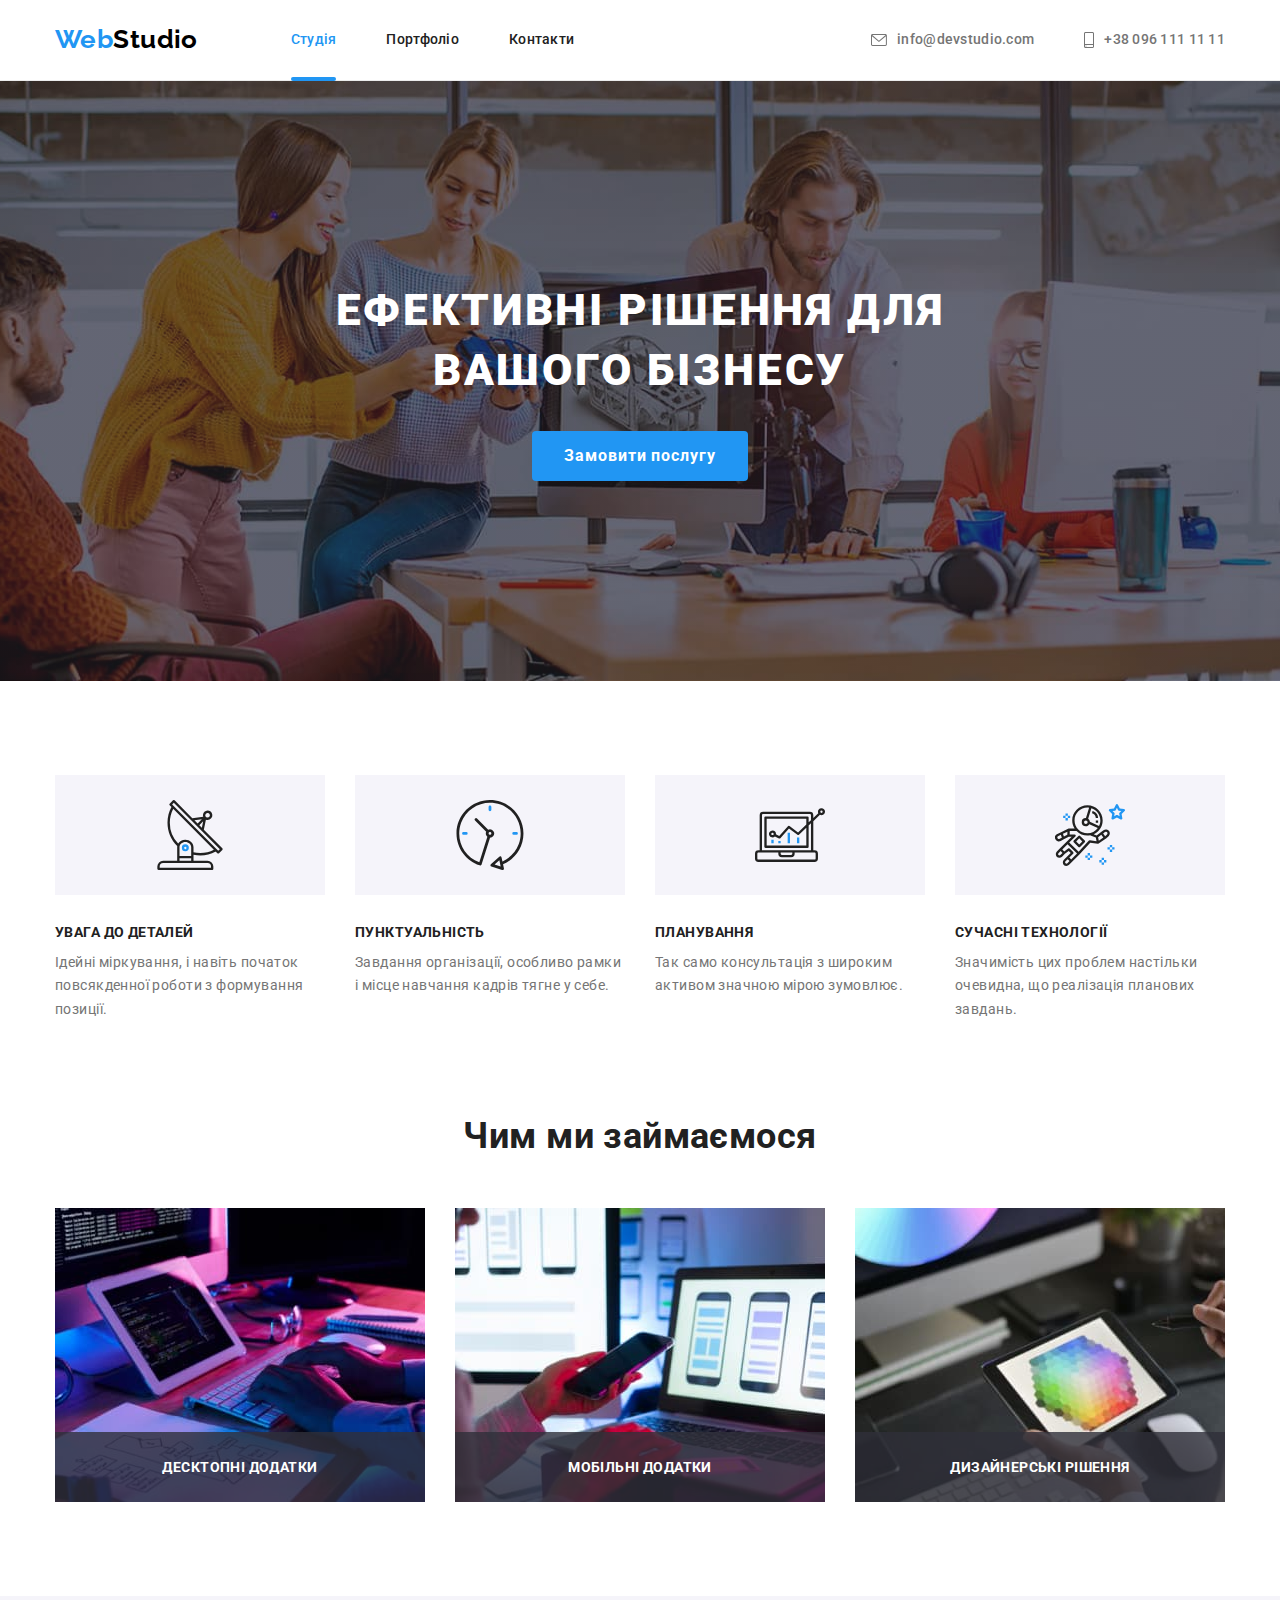
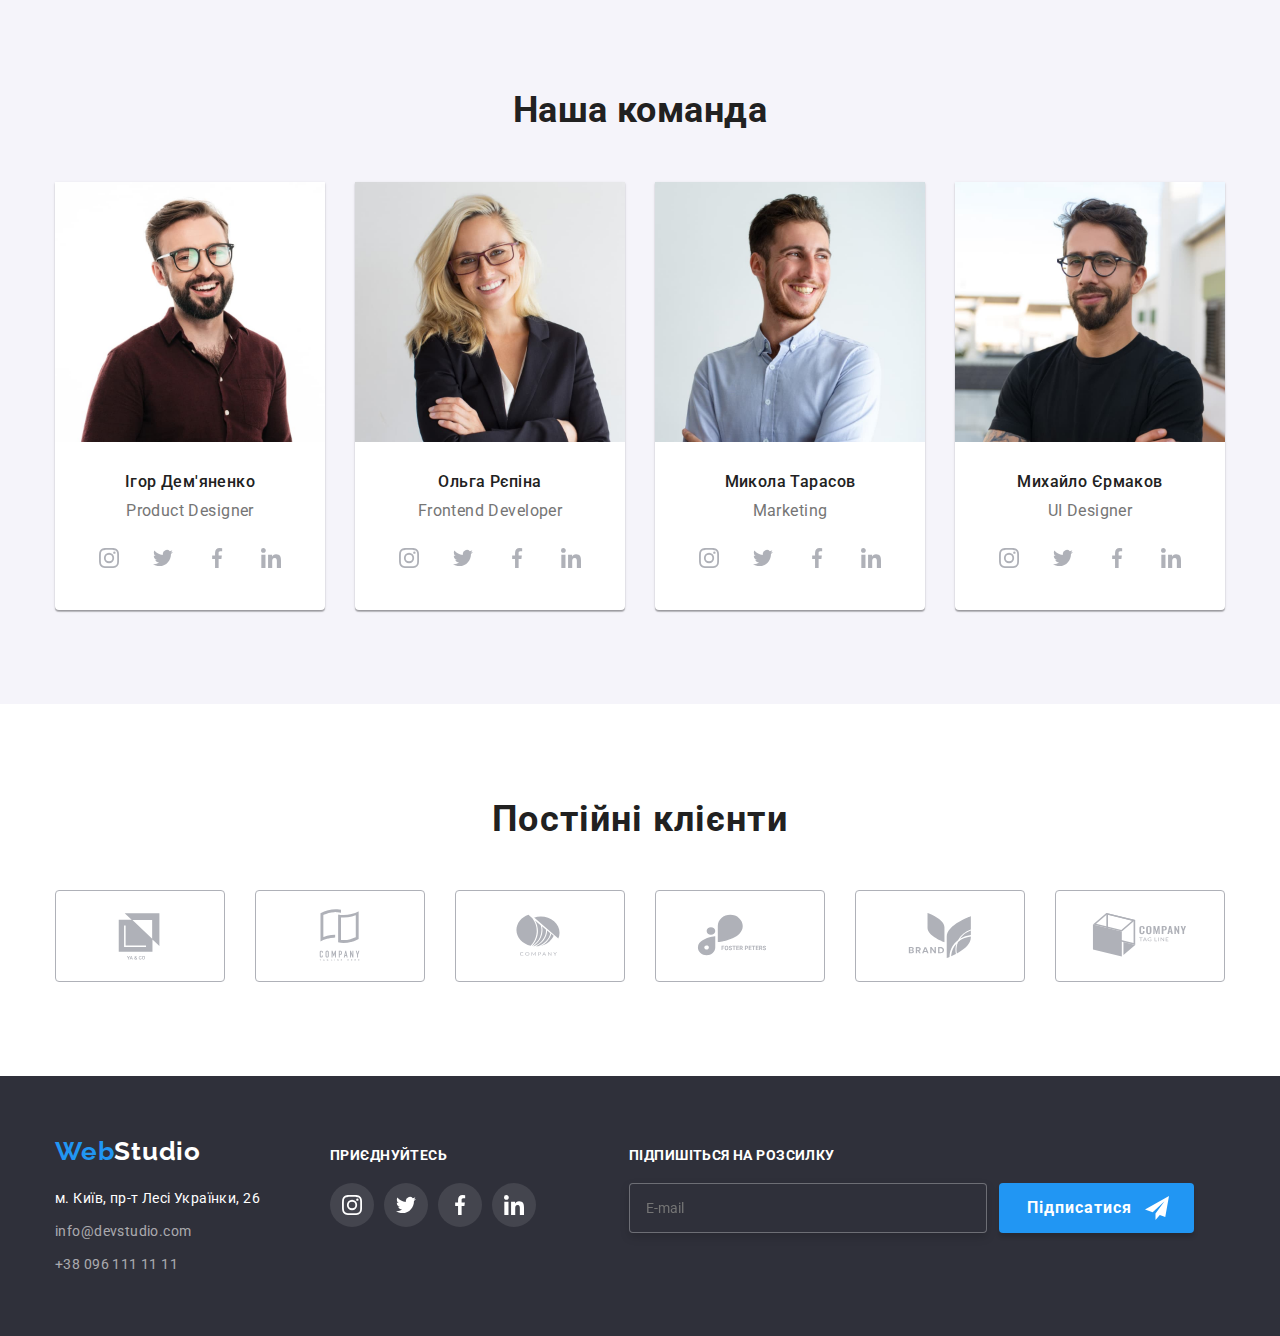
<file: index.html>
<!DOCTYPE html>
<html lang="uk">
  <head>
    <meta charset="UTF-8" />
    <meta http-equiv="X-UA-Compatible" content="IE=edge" />
    <meta name="viewport" content="width=device-width, initial-scale=1.0" />
    <title>WebStudio</title>
    <link
      href="https://fonts.googleapis.com/css2?family=Raleway:wght@700&family=Roboto:wght@400;500;700;900&display=swap"
      rel="stylesheet"
    />
    <link
      rel="stylesheet"
      href="https://cdnjs.cloudflare.com/ajax/libs/modern-normalize/1.1.0/modern-normalize.min.css"
    />
    <link rel="stylesheet" href="./css/styles.css" />
  </head>
  <body>
    <header class="page-header">
      <div class="container main-nav">
        <div class="box main-nav">
          <a class="logo link" href="./index.html"
            >Web<span class="studio">Studio</span></a
          >
          <nav>
            <ul class="site-nav list">
              <li class="item">
                <a class="link current" href="./index.html">Студія</a>
              </li>
              <li class="item">
                <a class="link" href="./portfolio.html">Портфоліо</a>
              </li>
              <li class="item">
                <a class="link" href="#">Контакти</a>
              </li>
            </ul>
          </nav>
        </div>

        <div class="box main-nav">
          <ul class="contacts-list list">
            <li class="item">
              <a href="mailto:info@devstudio.com" class="link">
                <svg class="mail-soc-icon" width="16" height="12">
                  <use href="./images/symbol-defs.svg#icon-envelope"></use>
                </svg>
                info@devstudio.com
              </a>
            </li>
            <li class="item">
              <a href="tel:+380961111111" class="link">
                <svg class="tel-soc-icon" width="10" height="16">
                  <use href="./images/symbol-defs.svg#icon-smartphone"></use>
                </svg>
                +38 096 111 11 11</a
              >
            </li>
          </ul>
        </div>
      </div>
    </header>

    <main>
      <section class="hero">
        <h1 class="hero-title">Ефективні рішення для вашого бізнесу</h1>
        <button data-modal-open type="button" class="modal-btn">
          Замовити послугу
        </button>
      </section>

      <section class="features">
        <div class="container">
          <h2 class="visually-hidden">Наші переваги</h2>
          <ul class="features-list list">
            <li class="item">
              <div class="thumb">
                <svg class="features-icon" width="70" height="70">
                  <use href="./images/symbol-defs.svg#icon-antenna"></use>
                </svg>
              </div>
              <h3 class="title">Увага до деталей</h3>
              <p class="text">
                Ідейні міркування, і навіть початок повсякденної роботи з
                формування позиції.
              </p>
            </li>
            <li class="item">
              <div class="thumb">
                <svg class="features-icon" width="70" height="70">
                  <use href="./images/symbol-defs.svg#icon-clock"></use>
                </svg>
              </div>
              <h3 class="title">Пунктуальність</h3>
              <p class="text">
                Завдання організації, особливо рамки і місце навчання кадрів
                тягне у себе.
              </p>
            </li>
            <li class="item">
              <div class="thumb">
                <svg class="features-icon" width="70" height="70">
                  <use href="./images/symbol-defs.svg#icon-diagram"></use>
                </svg>
              </div>
              <h3 class="title">Планування</h3>
              <p class="text">
                Так само консультація з широким активом значною мірою зумовлює.
              </p>
            </li>
            <li class="item">
              <div class="thumb">
                <svg class="features-icon" width="70" height="70">
                  <use href="./images/symbol-defs.svg#icon-astronaut"></use>
                </svg>
              </div>
              <h3 class="title">Сучасні технології</h3>
              <p class="text">
                Значимість цих проблем настільки очевидна, що реалізація
                планових завдань.
              </p>
            </li>
          </ul>
        </div>
      </section>

      <section class="work">
        <div class="container">
          <h2 class="work-title style-title">Чим ми займаємося</h2>
          <ul class="work-list">
            <li class="work-item list">
              <img
                src="./images/img.jpg"
                alt="Людина набирає текст на клавіатурі"
                width="370"
              />
              <div class="activity-1">
                <p class="activity-text">Десктопні додатки</p>
              </div>
            </li>
            <li class="work-item list">
              <img
                src="./images/img1.jpg"
                alt="Людина працює на ноутбуці"
                width="370"
              />
              <div class="activity-2">
                <p class="activity-text">Мобільні додатки</p>
              </div>
            </li>
            <li class="work-item list">
              <img
                src="./images/img2.jpg"
                alt="Людина працює на планшеті з кольоровою палітрою"
                width="370"
              />
              <div class="activity-3">
                <p class="activity-text">Дизайнерські рішення</p>
              </div>
            </li>
          </ul>
        </div>
      </section>

      <section class="team">
        <div class="container">
          <h2 class="team-title style-title">Наша команда</h2>
          <ul class="team-list">
            <li class="list bcg">
              <img src="./images/man.jpg" alt="Ігор Дем'яненко" width="270" />
              <div class="team-box">
                <h3 class="subtitle-team">Ігор Дем'яненко</h3>
                <p lang="en" class="text">Product Designer</p>
                <ul class="team-soc-list list">
                  <li class="team-soc-item">
                    <a href="" class="team-soc-link"
                      ><svg class="soc-icon" width="20" height="20">
                        <use
                          href="./images/symbol-defs.svg#icon-instagram"
                        ></use>
                      </svg>
                    </a>
                  </li>
                  <li class="team-soc-item">
                    <a href="" class="team-soc-link"
                      ><svg class="soc-icon" width="20" height="20">
                        <use href="./images/symbol-defs.svg#icon-twitter"></use>
                      </svg>
                    </a>
                  </li>
                  <li class="team-soc-item">
                    <a href="" class="team-soc-link"
                      ><svg class="soc-icon" width="20" height="20">
                        <use
                          href="./images/symbol-defs.svg#icon-facebook"
                        ></use>
                      </svg>
                    </a>
                  </li>
                  <li class="team-soc-item">
                    <a href="" class="team-soc-link"
                      ><svg class="soc-icon" width="20" height="20">
                        <use
                          href="./images/symbol-defs.svg#icon-linkedin"
                        ></use>
                      </svg>
                    </a>
                  </li>
                </ul>
              </div>
            </li>
            <li class="list bcg">
              <img src="./images/woman.jpg" alt="Ольга Рєпіна" width="270" />
              <div class="team-box">
                <h3 class="subtitle-team">Ольга Рєпіна</h3>
                <p lang="en" class="text">Frontend Developer</p>
                <ul class="team-soc-list list">
                  <li class="team-soc-item">
                    <a href="" class="team-soc-link"
                      ><svg class="soc-icon" width="20" height="20">
                        <use
                          href="./images/symbol-defs.svg#icon-instagram"
                        ></use>
                      </svg>
                    </a>
                  </li>
                  <li class="team-soc-item">
                    <a href="" class="team-soc-link"
                      ><svg class="soc-icon" width="20" height="20">
                        <use href="./images/symbol-defs.svg#icon-twitter"></use>
                      </svg>
                    </a>
                  </li>
                  <li class="team-soc-item">
                    <a href="" class="team-soc-link"
                      ><svg class="soc-icon" width="20" height="20">
                        <use
                          href="./images/symbol-defs.svg#icon-facebook"
                        ></use>
                      </svg>
                    </a>
                  </li>
                  <li class="team-soc-item">
                    <a href="" class="team-soc-link"
                      ><svg class="soc-icon" width="20" height="20">
                        <use
                          href="./images/symbol-defs.svg#icon-linkedin"
                        ></use>
                      </svg>
                    </a>
                  </li>
                </ul>
              </div>
            </li>
            <li class="list bcg">
              <img src="./images/man1.jpg" alt="Микола Тарасов" width="270" />
              <div class="team-box">
                <h3 class="subtitle-team">Микола Тарасов</h3>
                <p lang="en" class="text">Marketing</p>
                <ul class="team-soc-list list">
                  <li class="team-soc-item">
                    <a href="" class="team-soc-link"
                      ><svg class="soc-icon" width="20" height="20">
                        <use
                          href="./images/symbol-defs.svg#icon-instagram"
                        ></use>
                      </svg>
                    </a>
                  </li>
                  <li class="team-soc-item">
                    <a href="" class="team-soc-link"
                      ><svg class="soc-icon" width="20" height="20">
                        <use href="./images/symbol-defs.svg#icon-twitter"></use>
                      </svg>
                    </a>
                  </li>
                  <li class="team-soc-item">
                    <a href="" class="team-soc-link"
                      ><svg class="soc-icon" width="20" height="20">
                        <use
                          href="./images/symbol-defs.svg#icon-facebook"
                        ></use>
                      </svg>
                    </a>
                  </li>
                  <li class="team-soc-item">
                    <a href="" class="team-soc-link"
                      ><svg class="soc-icon" width="20" height="20">
                        <use
                          href="./images/symbol-defs.svg#icon-linkedin"
                        ></use>
                      </svg>
                    </a>
                  </li>
                </ul>
              </div>
            </li>
            <li class="list bcg">
              <img src="./images/man2.jpg" alt="Михайло Єрмаков" width="270" />
              <div class="team-box">
                <h3 class="subtitle-team">Михайло Єрмаков</h3>
                <p lang="en" class="text">UI Designer</p>
                <ul class="team-soc-list list">
                  <li class="team-soc-item">
                    <a href="" class="team-soc-link"
                      ><svg class="soc-icon" width="20" height="20">
                        <use
                          href="./images/symbol-defs.svg#icon-instagram"
                        ></use>
                      </svg>
                    </a>
                  </li>
                  <li class="team-soc-item">
                    <a href="" class="team-soc-link"
                      ><svg class="soc-icon" width="20" height="20">
                        <use href="./images/symbol-defs.svg#icon-twitter"></use>
                      </svg>
                    </a>
                  </li>
                  <li class="team-soc-item">
                    <a href="" class="team-soc-link"
                      ><svg class="soc-icon" width="20" height="20">
                        <use
                          href="./images/symbol-defs.svg#icon-facebook"
                        ></use>
                      </svg>
                    </a>
                  </li>
                  <li class="team-soc-item">
                    <a href="" class="team-soc-link"
                      ><svg class="soc-icon" width="20" height="20">
                        <use
                          href="./images/symbol-defs.svg#icon-linkedin"
                        ></use>
                      </svg>
                    </a>
                  </li>
                </ul>
              </div>
            </li>
          </ul>
        </div>
      </section>

      <section class="clients">
        <div class="container">
          <h2 class="clients-title">Постійні клієнти</h2>
          <ul class="clients-list list">
            <li class="clients-item">
              <a class="clients-logo-link" href=""
                ><svg class="clients-icon" width="106" height="60">
                  <use href="./images/symbol-defs.svg#icon-Client-2"></use>
                </svg>
              </a>
            </li>
            <li class="clients-item">
              <a class="clients-logo-link" href=""
                ><svg class="clients-icon" width="106" height="60">
                  <use href="./images/symbol-defs.svg#icon-Client-1"></use>
                </svg>
              </a>
            </li>
            <li class="clients-item">
              <a class="clients-logo-link" href=""
                ><svg class="clients-icon" width="106" height="60">
                  <use href="./images/symbol-defs.svg#icon-Client-3"></use>
                </svg>
              </a>
            </li>
            <li class="clients-item">
              <a class="clients-logo-link" href=""
                ><svg class="clients-icon" width="106" height="60">
                  <use href="./images/symbol-defs.svg#icon-Client-4"></use>
                </svg>
              </a>
            </li>
            <li class="clients-item">
              <a class="clients-logo-link" href=""
                ><svg class="clients-icon" width="106" height="60">
                  <use href="./images/symbol-defs.svg#icon-Client-5"></use>
                </svg>
              </a>
            </li>
            <li class="clients-item">
              <a class="clients-logo-link" href=""
                ><svg class="clients-icon" width="106" height="60">
                  <use href="./images/symbol-defs.svg#icon-Client-6"></use>
                </svg>
              </a>
            </li>
          </ul>
        </div>
      </section>
    </main>

    <footer class="footer">
      <div class="container footer-thumb">
        <div class="address-thumb">
          <a href="./index.html" class="logo-footer link"
            >Web<span class="studio">Studio</span></a
          >
          <address>
            <ul class="menu-list">
              <li class="list item">
                <a
                  class="address-link"
                  href="https://goo.gl/maps/z2QzcaadqmwXCN8d9"
                  target="_blank"
                  rel="noopener noreferrer nofollow"
                >
                  м. Київ, пр-т Лесі Українки, 26
                </a>
              </li>
              <li class="list item">
                <a class="link" href="mailto:info@devstudio.com"
                  >info@devstudio.com</a
                >
              </li>
              <li class="list item">
                <a class="link" href="tel:+380961111111">+38 096 111 11 11</a>
              </li>
            </ul>
          </address>
        </div>
        <div class="social-thumb">
          <p class="footer-text">приєднуйтесь</p>
          <ul class="footer-soc-list list">
            <li class="footer-soc-item">
              <a href="" class="footer-soc-link"
                ><svg class="footer-soc-icon" width="20" height="20">
                  <use href="./images/symbol-defs.svg#icon-instagram"></use>
                </svg>
              </a>
            </li>
            <li class="footer-soc-item">
              <a href="" class="footer-soc-link"
                ><svg class="footer-soc-icon" width="20" height="20">
                  <use href="./images/symbol-defs.svg#icon-twitter"></use>
                </svg>
              </a>
            </li>
            <li class="footer-soc-item">
              <a href="" class="footer-soc-link"
                ><svg class="footer-soc-icon" width="20" height="20">
                  <use href="./images/symbol-defs.svg#icon-facebook"></use>
                </svg>
              </a>
            </li>
            <li class="footer-soc-item">
              <a href="" class="footer-soc-link"
                ><svg class="footer-soc-icon" width="20" height="20">
                  <use href="./images/symbol-defs.svg#icon-linkedin"></use>
                </svg>
              </a>
            </li>
          </ul>
        </div>
        <div class="mailing-list-thumb">
          <p class="footer-text">Підпишіться на розсилку</p>
          <form class="form-footer">
            <div class="form-footer-thumb">
              <input
                class="footer-input colortext"
                type="e-mail"
                placeholder="E-mail"
                required
              />
              <button class="btn-footer" type="submit">
                Підписатися
                <svg class="footer-icon-send" width="24" height="24">
                  <use href="./images/icons.svg#icon-send"></use>
                </svg>
              </button>
            </div>
          </form>
        </div>
      </div>
    </footer>
    <div data-modal class="backdrop is-hidden">
      <div class="modal">
        <button data-modal-close type="button" class="btn-close">
          <svg class="modal-close-icon" width="18px" height="18px">
            <use href="./images/symbol-defs.svg#icon-close"></use>
          </svg>
        </button>
        <p class="modal-title">Залиште свої дані, ми вам передзвонимо</p>
        <form class="modal-form">
          <div class="form-field">
            <label class="form-label" for="name">Ім'я</label>
            <input
              type="text"
              class="form-input"
              name="user-name"
              id="name"
              required
            />
            <svg class="form-input-icon" width="18px" height="18px">
              <use href="./images/icons.svg#icon-person-modal"></use>
            </svg>
          </div>

          <div class="form-field">
            <label class="form-label" for="tel">Телефон</label>
            <input
              type="tel"
              class="form-input"
              name="user-tel"
              id="tel"
              required
            />
            <svg class="form-input-icon" width="18px" height="18px">
              <use href="./images/icons.svg#icon-phone-modal"></use>
            </svg>
          </div>

          <div class="form-field">
            <label class="form-label" for="email">Пошта</label>
            <input
              type="email"
              class="form-input"
              name="user-email"
              id="email"
            /><svg class="form-input-icon" width="18px" height="18px">
              <use href="./images/icons.svg#icon-email-modal"></use>
            </svg>
          </div>
          <div class="form-field">
            <label for="user-text" class="form-label">Коментар</label>
            <textarea
              class="form-comment"
              name="user-text"
              id="user-text"
              placeholder="Введіть текст"
            ></textarea>
          </div>

          <div class="form-field-policy">
            <input
              class="checkbox visually-hidden"
              type="checkbox"
              name="policy"
              id="policy"
            />
            <label class="text-checkbox" for="policy"
              ><span
                ><svg class="icon-checked" width="16" height="15">
                  <use href="./images/icons.svg#icon-checked"></use>
                </svg> </span
              >Погоджуюся з розсилкою та приймаю
              <a class="modal-accept">Умови договору</a></label
            >
          </div>

          <button type="submit" class="send-btn">Відправити</button>
        </form>
      </div>
    </div>
    <script src="./js/modal.js"></script>
  </body>
</html>
</file>
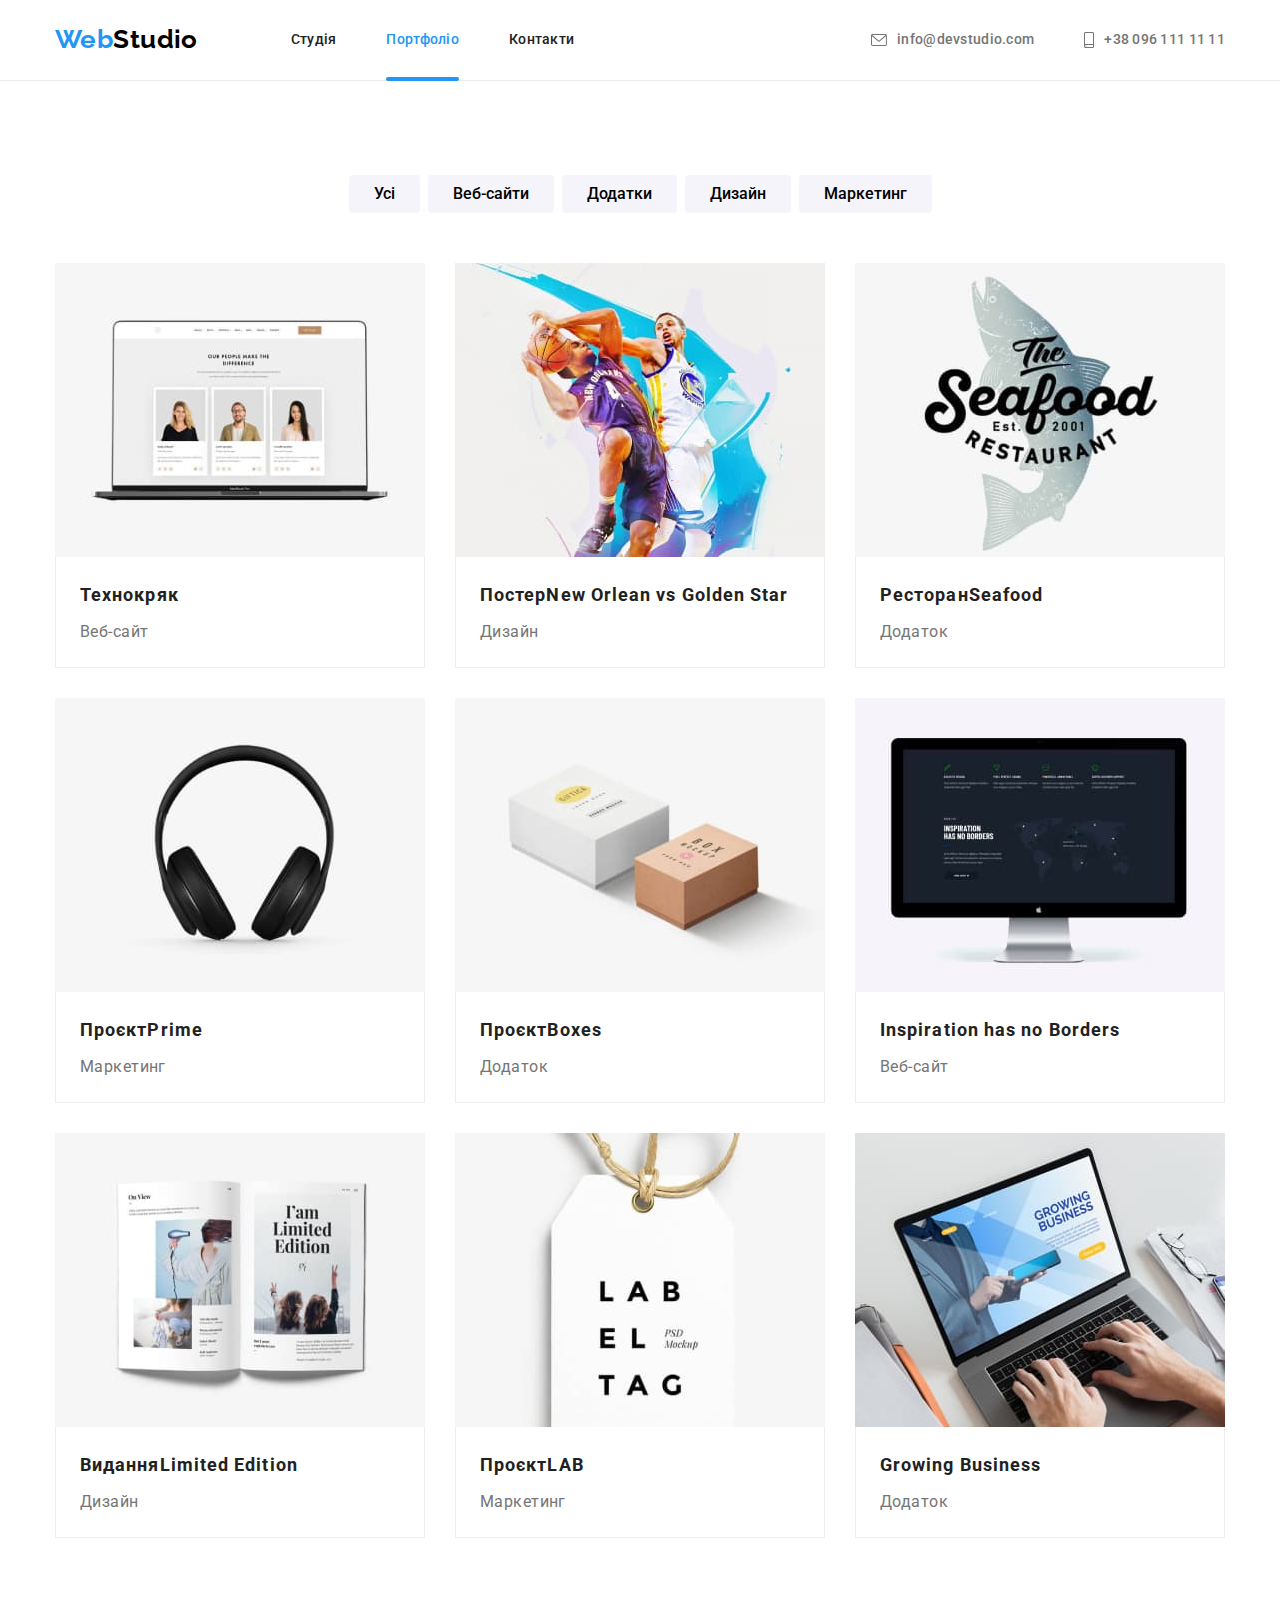
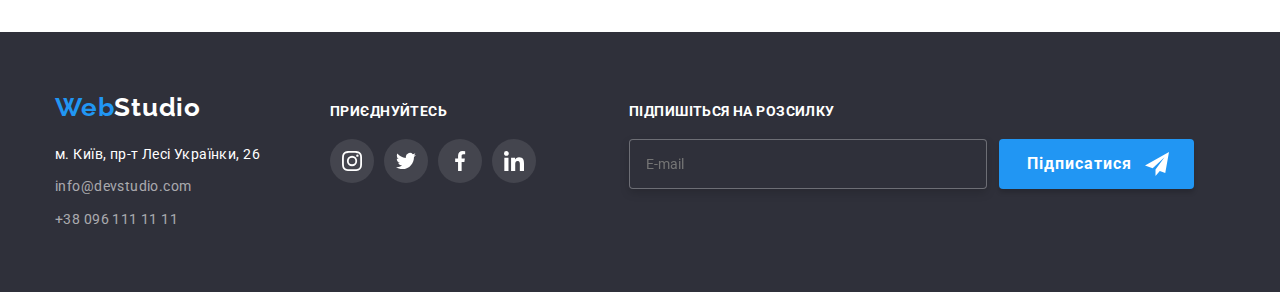
<file: portfolio.html>
<!DOCTYPE html>
<html lang="uk">
  <head>
    <meta charset="UTF-8" />
    <meta http-equiv="X-UA-Compatible" content="IE=edge" />
    <meta name="viewport" content="width=device-width, initial-scale=1.0" />
    <title>Portfolio</title>
    <link
      href="https://fonts.googleapis.com/css2?family=Raleway:wght@700&family=Roboto:wght@400;500;700;900&display=swap"
      rel="stylesheet"
    />
    <link
      rel="stylesheet"
      href="https://cdnjs.cloudflare.com/ajax/libs/modern-normalize/1.1.0/modern-normalize.min.css"
    />
    <link rel="stylesheet" href="./css/styles.css" />
  </head>

  <body>
    <header class="page-header">
      <div class="container main-nav">
        <div class="box main-nav">
          <a class="logo link" href="./index.html"
            >Web<span class="studio">Studio</span></a
          >
          <nav>
            <ul class="site-nav list">
              <li class="item">
                <a class="link" href="./index.html">Студія</a>
              </li>
              <li class="item">
                <a class="link current" href="./portfolio.html">Портфоліо</a>
              </li>
              <li class="item">
                <a class="link" href="#">Контакти</a>
              </li>
            </ul>
          </nav>
        </div>

        <div class="box main-nav">
          <ul class="contacts-list list">
            <li class="item">
              <a href="mailto:info@devstudio.com" class="link">
                <svg class="mail-soc-icon" width="16" height="12">
                  <use href="./images/symbol-defs.svg#icon-envelope"></use>
                </svg>
                info@devstudio.com
              </a>
            </li>
            <li class="item">
              <a href="tel:+380961111111" class="link">
                <svg class="tel-soc-icon" width="10" height="16">
                  <use href="./images/symbol-defs.svg#icon-smartphone"></use>
                </svg>
                +38 096 111 11 11</a
              >
            </li>
          </ul>
        </div>
      </div>
    </header>

    <main>
      <section class="portfolio-hero">
        <div class="container">
          <h1 class="visually-hidden">Фільтр</h1>

          <ul class="page-list list">
            <li class="some-item">
              <button class="modal-btn-list" type="button">Усі</button>
            </li>
            <li class="some-item">
              <button class="modal-btn-list" type="button">Веб-сайти</button>
            </li>
            <li class="some-item">
              <button class="modal-btn-list" type="button">Додатки</button>
            </li>
            <li class="some-item">
              <button class="modal-btn-list" type="button">Дизайн</button>
            </li>
            <li class="some-item">
              <button class="modal-btn-list" type="button">Маркетинг</button>
            </li>
          </ul>

          <ul class="portfolio-list list">
            <li class="item">
              <a class="card-link link" href="#">
                <div class="project-thumb">
                  <img
                    src="./images/project1.jpg"
                    alt="Екран ноутбука з відкритим сайтом"
                    width="370"
                    height="294"
                  />
                  <p class="text-overlay">
                    Ресурс пропонує комплексні пропозиції з різним рівнем
                    функціоналу та сервісів. Все це дозволить відвідувачу
                    отримати вичерпні відомості про компанію чи приватну особу.
                  </p>
                </div>

                <div class="card-title">
                  <h2 class="portfolio-title">Технокряк</h2>
                  <p class="portfolio-text">Веб-сайт</p>
                </div>
              </a>
            </li>
            <li class="item">
              <a class="card-link link" href="#">
                <div class="project-thumb">
                  <img
                    src="./images/project2.jpg"
                    alt="Двоє баскетболістів підстрибують з м`ячем"
                    width="370"
                    height="294"
                  />
                  <p class="text-overlay">
                    Ресурс пропонує комплексні пропозиції з різним рівнем
                    функціоналу та сервісів. Все це дозволить відвідувачу
                    отримати вичерпні відомості про компанію чи приватну особу.
                  </p>
                </div>
                <div class="card-title">
                  <h2 class="portfolio-title">
                    Постер<span lang="en">New Orlean vs Golden Star</span>
                  </h2>
                  <p class="portfolio-text">Дизайн</p>
                </div>
              </a>
            </li>
            <li class="item">
              <a class="card-link link" href="#">
                <div class="project-thumb">
                  <img
                    src="./images/project3.jpg"
                    alt="Логотип ресторану морської кухні"
                    width="370"
                    height="294"
                  />
                  <p class="text-overlay">
                    Ресурс пропонує комплексні пропозиції з різним рівнем
                    функціоналу та сервісів. Все це дозволить відвідувачу
                    отримати вичерпні відомості про компанію чи приватну особу.
                  </p>
                </div>
                <div class="card-title">
                  <h2 class="portfolio-title">
                    Ресторан<span lang="en">Seafood</span>
                  </h2>
                  <p class="portfolio-text">Додаток</p>
                </div>
              </a>
            </li>
            <li class="item">
              <a class="card-link link" href="#">
                <div class="project-thumb">
                  <img
                    src="./images/project4.jpg"
                    alt="Безпровідні навушники"
                    width="370"
                    height="294"
                  />
                  <p class="text-overlay">
                    Ресурс пропонує комплексні пропозиції з різним рівнем
                    функціоналу та сервісів. Все це дозволить відвідувачу
                    отримати вичерпні відомості про компанію чи приватну особу.
                  </p>
                </div>
                <div class="card-title">
                  <h2 class="portfolio-title">
                    Проєкт<span lang="en">Prime</span>
                  </h2>
                  <p class="portfolio-text">Маркетинг</p>
                </div>
              </a>
            </li>
            <li class="item">
              <a class="card-link link" href="#">
                <div class="project-thumb">
                  <img
                    src="./images/project5.jpg"
                    alt="Дві коробки більша білого кольору а менша бежевого"
                    width="370"
                    height="294"
                  />
                  <p class="text-overlay">
                    Ресурс пропонує комплексні пропозиції з різним рівнем
                    функціоналу та сервісів. Все це дозволить відвідувачу
                    отримати вичерпні відомості про компанію чи приватну особу.
                  </p>
                </div>
                <div class="card-title">
                  <h2 class="portfolio-title">
                    Проєкт<span lang="en">Boxes</span>
                  </h2>
                  <p class="portfolio-text">Додаток</p>
                </div>
              </a>
            </li>
            <li class="item">
              <a class="card-link link" href="#">
                <div class="project-thumb">
                  <img
                    src="./images/project6.jpg"
                    alt="Монітор макбука з інфографікою"
                    width="370"
                    height="294"
                  />
                  <p class="text-overlay">
                    Ресурс пропонує комплексні пропозиції з різним рівнем
                    функціоналу та сервісів. Все це дозволить відвідувачу
                    отримати вичерпні відомості про компанію чи приватну особу.
                  </p>
                </div>
                <div class="card-title">
                  <h2 class="portfolio-title" lang="en">
                    Inspiration has no Borders
                  </h2>
                  <p class="portfolio-text">Веб-сайт</p>
                </div>
              </a>
            </li>
            <li class="item">
              <a class="card-link link" href="#">
                <div class="project-thumb">
                  <img
                    src="./images/project7.jpg"
                    alt="Відкритий журнал з фотографіями та стильною типографікою"
                    width="370"
                    height="294"
                  />
                  <p class="text-overlay">
                    Ресурс пропонує комплексні пропозиції з різним рівнем
                    функціоналу та сервісів. Все це дозволить відвідувачу
                    отримати вичерпні відомості про компанію чи приватну особу.
                  </p>
                </div>
                <div class="card-title">
                  <h2 class="portfolio-title">
                    Видання<span lang="en">Limited Edition</span>
                  </h2>
                  <p class="portfolio-text">Дизайн</p>
                </div>
              </a>
            </li>

            <li class="item">
              <a class="card-link link" href="#">
                <div class="project-thumb">
                  <img
                    src="./images/project8.jpg"
                    alt="Біла етикетка з написом прямокутної форми на шнурку"
                    width="370"
                    height="294"
                  />
                  <p class="text-overlay">
                    Ресурс пропонує комплексні пропозиції з різним рівнем
                    функціоналу та сервісів. Все це дозволить відвідувачу
                    отримати вичерпні відомості про компанію чи приватну особу.
                  </p>
                </div>
                <div class="card-title">
                  <h2 class="portfolio-title">
                    Проєкт<span lang="en">LAB</span>
                  </h2>
                  <p class="portfolio-text">Маркетинг</p>
                </div>
              </a>
            </li>
            <li class="item">
              <a class="card-link link" href="#">
                <div class="project-thumb">
                  <img
                    src="./images/project9.jpg"
                    alt="Пальці людини набирають на ноутбуці текст"
                    width="370"
                    height="294"
                  />
                  <p class="text-overlay">
                    Ресурс пропонує комплексні пропозиції з різним рівнем
                    функціоналу та сервісів. Все це дозволить відвідувачу
                    отримати вичерпні відомості про компанію чи приватну особу.
                  </p>
                </div>
                <div class="card-title">
                  <h2 class="portfolio-title" lang="en">Growing Business</h2>
                  <p class="portfolio-text">Додаток</p>
                </div>
              </a>
            </li>
          </ul>
        </div>
      </section>
    </main>

    <footer class="footer">
      <div class="container footer-thumb">
        <div class="address-thumb">
          <a href="./index.html" class="logo-footer link"
            >Web<span class="studio">Studio</span></a
          >
          <address>
            <ul class="menu-list">
              <li class="list item">
                <a
                  class="address-link"
                  href="https://goo.gl/maps/z2QzcaadqmwXCN8d9"
                  target="_blank"
                  rel="noopener noreferrer nofollow"
                >
                  м. Київ, пр-т Лесі Українки, 26
                </a>
              </li>
              <li class="list item">
                <a class="link" href="mailto:info@devstudio.com"
                  >info@devstudio.com</a
                >
              </li>
              <li class="list item">
                <a class="link" href="tel:+380961111111">+38 096 111 11 11</a>
              </li>
            </ul>
          </address>
        </div>
        <div class="social-thumb">
          <p class="footer-text">приєднуйтесь</p>
          <ul class="footer-soc-list list">
            <li class="footer-soc-item">
              <a href="" class="footer-soc-link"
                ><svg class="footer-soc-icon" width="20" height="20">
                  <use href="./images/symbol-defs.svg#icon-instagram"></use>
                </svg>
              </a>
            </li>
            <li class="footer-soc-item">
              <a href="" class="footer-soc-link"
                ><svg class="footer-soc-icon" width="20" height="20">
                  <use href="./images/symbol-defs.svg#icon-twitter"></use>
                </svg>
              </a>
            </li>
            <li class="footer-soc-item">
              <a href="" class="footer-soc-link"
                ><svg class="footer-soc-icon" width="20" height="20">
                  <use href="./images/symbol-defs.svg#icon-facebook"></use>
                </svg>
              </a>
            </li>
            <li class="footer-soc-item">
              <a href="" class="footer-soc-link"
                ><svg class="footer-soc-icon" width="20" height="20">
                  <use href="./images/symbol-defs.svg#icon-linkedin"></use>
                </svg>
              </a>
            </li>
          </ul>
        </div>
        <div class="mailing-list-thumb">
          <p class="footer-text">Підпишіться на розсилку</p>
          <form class="form-footer">
            <div class="form-footer-thumb">
              <input
                class="footer-input colortext"
                type="e-mail"
                placeholder="E-mail"
                required
              />
              <button class="btn-footer" type="submit">
                Підписатися
                <svg class="footer-icon-send" width="24" height="24">
                  <use href="./images/icons.svg#icon-send"></use>
                </svg>
              </button>
            </div>
          </form>
        </div>
      </div>
    </footer>
  </body>
</html>
</file>
<file: css/styles.css>
/* колір основного тексту #212121 */
/* колір другорядного тексту #757575  */
/* білий  #ffffff */
/* акцент #2196F3 */
/* контакти у футері rgba(255, 255, 255, 0.6) */
/* секція і футер #2F303A  */
/* колір хедера #ECECEC */
/* колір невидимої секції #F5F5F5 */
/* колір секції наша команда #F5F4FA */

:root {
  --primery-text-color: #212121;
  --title-text-color: #757575;
  --accent-text-color: #2196f3;
  --primery-white-color: #ffffff;
  --primery-black-color: #000000;
  --bg-footer-color: #2f303a;
  --bg-our-team: #f5f4fa;
  --address-footer: rgba(255, 255, 255, 0.6);
  --button-color: #188ce8;
  --button-bcg-color: #f5f4fa;
}

body {
  background-color: var(--primery-white-color);
  font-family: "Roboto", sans-serif;
  color: var(--primery-text-color);
  font-size: 14px;
  letter-spacing: 0.03em;
}

.list {
  list-style: none;
  padding: 0;
  margin: 0;
}
.link {
  text-decoration: none;
}

.container {
  width: 1200px;
  padding: 0 15px;
  margin: 0 auto;
}

h1,
h2,
h3,
h4,
h5,
h6,
p,
ul {
  margin: 0;
}

img {
  display: block;
  max-width: 100%;
  height: auto;
}

button {
  cursor: pointer;
  border: none;
  font-family: inherit;
}

a {
  cursor: pointer;
}

/* header */

.box {
  width: 1200px;
  padding: 0;
  margin: 0 auto;
}

.logo {
  padding: 24px 0 25px 0;
  display: block;
  color: var(--accent-text-color);
  font-family: "Raleway";
  font-weight: 700;
  font-size: 26px;
  line-height: 1.19;
}
.studio {
  color: var(--primery-black-color);
}

.main-nav {
  display: flex;
}

.page-header {
  width: 100%;

  border-bottom: 1px solid #ececec;
  background-color: var(--primery-white-color);
}

.site-nav .link {
  position: relative;
  display: block;
  padding-top: 32px;
  padding-bottom: 32px;

  color: var(--primery-text-color);
  font-weight: 500;
  font-size: 14px;
  line-height: 1.14;
  letter-spacing: 0.02em;
  transition: color 250ms cubic-bezier(0.4, 0, 0.2, 1);
}

.current::after {
  content: "";
  position: absolute;
  left: 0;
  bottom: -1px;

  display: block;
  width: 100%;
  height: 4px;
  border-radius: 2px;
  background-color: var(--accent-text-color);
}

.site-nav {
  display: flex;
  margin-left: 93px;
}

.site-nav .item:not(:last-child) {
  margin-right: 50px;
}

.site-nav .link:hover,
.site-nav .link:focus {
  color: var(--accent-text-color);
}

.site-nav .link.current {
  color: var(--accent-text-color);
}

.contacts-list .link {
  padding-top: 32px;
  padding-bottom: 32px;
  display: flex;
  align-items: center;

  color: var(--title-text-color);
  font-weight: 500;
  font-size: 14px;
  line-height: 1.14;
  letter-spacing: 0.02em;

  transition: color 250ms cubic-bezier(0.4, 0, 0.2, 1);
}

.contacts-list {
  display: flex;
  margin-left: auto;
}

.mail-soc-icon {
  fill: currentColor;
  margin-right: 10px;
}

.tel-soc-icon {
  fill: currentColor;
  margin-right: 10px;
}

.contacts-list .mail-soc-icon:hover,
.contacts-list .mail-soc-icon:focus {
  color: var(--accent-text-color);
}

.contacts-list .item:not(:last-child) {
  margin-right: 50px;
}

.contacts-list .link:hover,
.contacts-list .link:focus {
  color: var(--accent-text-color);
}

/* hero */

.visually-hidden {
  position: absolute;
  white-space: nowrap;
  width: 1px;
  height: 1px;
  overflow: hidden;
  border: 0;
  padding: 0;
  clip: rect(0 0 0 0);
  clip-path: inset(50%);
  margin: -1px;
}

.hero {
  background-color: #c4c4c4;
  text-align: center;
  padding-top: 200px;
  padding-bottom: 200px;
}

.hero {
  margin: auto;
  min-height: 480px;
  max-width: 1600px;
  background-image: linear-gradient(
      rgba(47, 48, 58, 0.4),
      rgba(47, 48, 58, 0.4)
    ),
    url(../images/hero-bcg.jpg);
  background-repeat: no-repeat;
  background-position: center;
  background-size: cover;
}

.hero-title {
  margin-left: auto;
  margin-right: auto;
  max-width: 696px;

  color: var(--primery-white-color);
  font-weight: 900;
  font-size: 44px;
  line-height: 1.36;
  letter-spacing: 0.06em;
  text-transform: uppercase;
}

.modal-btn {
  display: inline-block;
  margin: 0 auto;
  margin-top: 30px;

  border-radius: 4px;
  min-width: 216px;
  padding: 10px 32px;

  background-color: var(--accent-text-color);
  color: var(--primery-white-color);
  font-weight: 700;
  font-size: 16px;
  line-height: 1.87;
  text-decoration: none;
  letter-spacing: 0.06em;

  transition: background-color 250ms cubic-bezier(0.4, 0, 0.2, 1);
}

.modal-btn:hover,
.modal-btn:focus {
  background-color: var(--button-color);
}

/* features */

.features-list .title {
  color: var(--primery-text-color);
  font-weight: 700;
  font-size: 14px;
  line-height: 1.14;
  text-transform: uppercase;
  margin-bottom: 10px;
}

.features {
  padding-top: 94px;
}

.features-list {
  display: flex;
}

.features-list .item:not(:last-child) {
  margin-right: 30px;
}

.features-list .text {
  color: var(--title-text-color);
  font-size: 14px;
  line-height: 1.71;
  max-width: 270px;
}

.thumb {
  display: flex;
  background-color: #f5f4fa;
  width: 270px;
  height: 120px;
  margin-bottom: 30px;
  align-items: center;
  justify-content: center;
}

/* work */

.style-title {
  font-weight: 700;
  font-size: 36px;
  line-height: 1.16;
  text-align: center;
  margin-bottom: 50px;
}

.work {
  padding-top: 94px;
  padding-bottom: 94px;
}

.work-list {
  position: relative;
  display: flex;
  padding-left: 0;
}

.work-list .item {
  max-width: 370px;
}

.work-list .work-item:not(:last-child) {
  margin-right: 30px;
}

.activity-1 {
  position: absolute;
  bottom: 0;
  left: 0;
  width: 370px;
  height: 70px;
  background: rgba(47, 48, 58, 0.8);
}

.activity-2 {
  position: absolute;
  bottom: 0;
  left: 400px;
  width: 370px;
  height: 70px;
  background: rgba(47, 48, 58, 0.8);
}

.activity-3 {
  position: absolute;
  bottom: 0;
  left: 800px;
  width: 370px;
  height: 70px;
  background: rgba(47, 48, 58, 0.8);
}

.activity-text {
  position: absolute;
  top: 50%;
  left: 50%;
  transform: translate(-50%, -50%);

  font-weight: 700;
  font-size: 14px;
  line-height: calc(16 / 14);
  text-align: center;
  letter-spacing: 0.03em;
  text-transform: uppercase;

  color: var(--primery-white-color);
}

/* team */

.team {
  background-color: var(--bg-our-team);
}

.team-box {
  padding-top: 30px;
  padding-bottom: 30px;
  text-align: center;
}

.subtitle-team {
  font-weight: 500;
  font-size: 16px;
  line-height: 1.19;
  margin-bottom: 10px;
}

.team .text {
  color: var(--title-text-color);
  font-size: 16px;
  line-height: 1.19;
}

.team {
  padding-top: 94px;
  padding-bottom: 94px;
}

.team-list {
  display: flex;
  padding-left: 0;
}

.team-list .bcg:not(:last-child) {
  margin-right: 30px;
}

.bcg {
  width: 270px;
  height: 428px;
  left: 215px;
  top: 1632px;
  background: var(--primery-white-color);
  box-shadow: 0px 1px 3px rgba(0, 0, 0, 0.12), 0px 1px 1px rgba(0, 0, 0, 0.14),
    0px 2px 1px rgba(0, 0, 0, 0.2);
  border-radius: 0px 0px 4px 4px;
}

.team-soc-list {
  display: flex;
  gap: 10px;
  align-items: center;
  justify-content: center;
  margin-top: 16px;
}

.soc-icon {
  color: #afb1b8;
}

.team-soc-item {
  height: 44px;
  width: 44px;
}

.team-soc-link {
  display: flex;
  fill: currentColor;
  text-decoration: none;
  background-color: var(--primery-white-color);
  align-items: center;
  justify-content: center;
  border-radius: 50%;
  width: 100%;
  height: 100%;
  fill: #afb1b8;

  transition: background-color 250ms cubic-bezier(0.4, 0, 0.2, 1);
}

.team-soc-link:hover,
.team-soc-link:focus {
  background-color: var(--accent-text-color);
  fill: var(--primery-white-color);
}

/* Clients */

.clients {
  background-color: var(--primery-white-color);
  padding-top: 94px;
  padding-bottom: 94px;
}

.clients-title {
  font-size: 36px;
  line-height: calc(42 / 36);
  text-align: center;
  letter-spacing: 0.03em;
  color: var(--primery-text-color);
}

.clients-list {
  display: flex;
  margin-top: 50px;

  gap: 30px;
  align-items: center;
  justify-content: center;
}

.clients-item {
  width: 170px;
  height: 92px;
}

.clients-logo-link {
  display: flex;
  fill: currentColor;
  align-items: center;
  justify-content: center;
  border: 1px solid #afb1b8;
  border-radius: 4px;
  width: 100%;
  height: 100%;
  fill: #afb1b8;
  transition: border-color 250ms cubic-bezier(0.4, 0, 0.2, 1),
    fill 250ms cubic-bezier(0.4, 0, 0.2, 1);
}

.clients-logo-link:hover,
.clients-logo-link:focus {
  border-color: var(--accent-text-color);
  fill: var(--accent-text-color);
}

/* footer */

.footer {
  display: flex;
  align-items: baseline;
  background-color: var(--bg-footer-color);
  padding-top: 60px;
  padding-bottom: 60px;
}

.logo-footer {
  display: inline-block;
  margin-bottom: 20px;

  color: var(--accent-text-color);
  font-family: "Raleway";
  font-weight: 700;
  font-size: 26px;
  line-height: 1.19;
  letter-spacing: 0.03em;
}

.logo-footer .studio {
  color: var(--primery-white-color);
}

.menu-list .link {
  font-size: 14px;
  line-height: 1.71;
}

.menu-list {
  padding-left: 0;
}

.menu-list .item:not(:last-child) {
  margin-bottom: 9px;
}

address .link {
  font-style: normal;
  font-size: 14px;
  line-height: 1.7;
  color: var(--address-footer);
  transition: color 250ms cubic-bezier(0.4, 0, 0.2, 1);
}

address .link:hover,
address .link:focus {
  color: var(--accent-text-color);
}
.address-link:hover,
.address-link:focus {
  color: var(--accent-text-color);
}

.address-link {
  font-style: normal;
  font-size: 14px;
  line-height: 1.7;
  color: var(--primery-white-color);
  text-decoration: none;
  transition: color 250ms cubic-bezier(0.4, 0, 0.2, 1);
}

.footer-thumb {
  display: flex;
  align-items: baseline;
}

.address-thumb {
  margin-right: 70px;
}

.footer-text {
  color: var(--primery-white-color);
  font-weight: 700;
  font-size: 14px;
  line-height: calc(16 / 14);
  letter-spacing: 0.03em;
  text-transform: uppercase;
}

.footer-soc-list {
  display: flex;
  gap: 10px;
  margin-top: 20px;
}

.footer-soc-item {
  width: 44px;
  height: 44px;
}

.footer-soc-link {
  display: flex;
  fill: currentColor;
  text-decoration: none;
  background-color: rgba(255, 255, 255, 0.1);
  align-items: center;
  justify-content: center;
  border-radius: 50%;
  width: 100%;
  height: 100%;
  transition: background-color 250ms cubic-bezier(0.4, 0, 0.2, 1);
}

.footer-soc-icon {
  color: var(--primery-white-color);
}

.footer-soc-link:hover,
.footer-soc-link:focus {
  background-color: var(--accent-text-color);
}

.soc-icon:hover,
.soc-icon:focus {
  color: var(--primery-white-color);
}

.footer-input {
  background-color: var(--bg-footer-color);
  margin-top: 20px;
  width: 358px;
  height: 50px;
  border: 1px solid rgba(255, 255, 255, 0.3);
  filter: drop-shadow(0px 4px 4px rgba(0, 0, 0, 0.15));
  border-radius: 4px;
}

.footer-input {
  padding: 15px 16px;
}

.colortext {
  color: var(--primery-white-color);
}

.footer-input:focus {
  border: 1px solid var(--accent-text-color);
  outline: transparent;
}

.btn-footer {
  position: relative;
  background-color: var(--accent-text-color);
  color: var(--primery-white-color);

  padding: 10px 62px 10px 28px;
  font-weight: bold;
  font-size: 16px;
  letter-spacing: 0.06em;
  line-height: calc(30 / 16);
  box-shadow: 0px 4px 4px rgba(0, 0, 0, 0.15);
  border-radius: 4px;

  transition: background-color 250ms cubic-bezier(0.4, 0, 0.2, 1);
}

.btn-footer:hover,
.btn-footer:focus {
  background-color: var(--button-color);
}

.footer-icon-send {
  position: absolute;
  fill: currentColor;
  top: 50%;
  right: 13px;
  transform: translate(-50%, -50%);
}

.form-footer-thumb {
  display: flex;
  align-items: flex-end;
  gap: 12px;
}

.mailing-list-thumb {
  margin-left: 93px;
}

/* portfolio */

.modal-btn-list {
  padding: 6px 25px;
  border-radius: 4px;

  background-color: var(--button-bcg-color);
  font-style: normal;
  font-weight: 500;
  font-size: 16px;
  line-height: 1.62;
  transition: background-color 250ms cubic-bezier(0.4, 0, 0.2, 1);
}

.page-list {
  display: flex;
  margin-bottom: 50px;
  justify-content: center;
}

.modal-btn-list:hover,
.modal-btn-list:focus {
  color: var(--primery-white-color);
  background-color: var(--accent-text-color);
}

.page-list .item {
  margin-right: 8px;
}

.modal-btn-list:hover,
.modal-btn-list:focus {
  box-shadow: 0px 3px 1px rgba(0, 0, 0, 0.1), 0px 1px 2px rgba(0, 0, 0, 0.08),
    0px 2px 2px rgba(0, 0, 0, 0.12);
}

.some-item:not(:last-child) {
  margin-right: 8px;
}

.portfolio-hero {
  padding-top: 94px;
  padding-bottom: 94px;
}

.portfolio-title {
  margin-bottom: 4px;
  color: var(--primery-text-color);
  font-weight: 700;
  font-size: 18px;
  line-height: 2;
  letter-spacing: 0.06em;
}

.portfolio-text {
  color: var(--title-text-color);
  font-size: 16px;
  line-height: 1.87;
}

.portfolio-list {
  display: flex;
  flex-wrap: wrap;
}

.card-link {
  display: block;
}

.card-link:hover .text-overlay {
  transform: translateY(0);
}

.card-link:hover,
.card-link:focus {
  box-shadow: 0px 1px 1px rgba(0, 0, 0, 0.12), 0px 4px 4px rgba(0, 0, 0, 0.06),
    1px 4px 6px rgba(0, 0, 0, 0.16);
}

.portfolio-list .item {
  width: 370px;
  margin-right: 30px;
  margin-bottom: 30px;
}

.portfolio-list .item:nth-child(3n) {
  margin-right: 0;
}

.portfolio-list .item:nth-last-child(-n + 3) {
  margin-bottom: 0;
}

.card-title {
  padding: 20px 24px;
  border: 1px solid #eeeeee;
  border-top: none;
}

.project-thumb {
  position: relative;
  overflow: hidden;
}

.text-overlay {
  position: absolute;
  display: flex;
  justify-content: center;
  align-items: center;
  top: 0;
  left: 0;
  height: 101%;
  width: 100%;
  padding: 63px 24px;

  transform: translateY(100%);
  transition: transform 250ms cubic-bezier(0.4, 0, 0.2, 1);

  font-weight: 400;
  font-size: 18px;
  line-height: calc(28 / 18);
  letter-spacing: 0.03em;

  color: var(--primery-white-color);
  background-color: rgba(33, 150, 243, 0.9);
}

.backdrop {
  position: fixed;
  bottom: 0;
  left: 0;
  width: 100%;
  height: 100%;
  background-color: rgba(0, 0, 0, 0.2);

  transition: opacity 250ms cubic-bezier(0.4, 0, 0.2, 1),
    visibility 250ms cubic-bezier(0.4, 0, 0.2, 1);
}

.modal {
  position: absolute;
  top: 50%;
  left: 50%;

  width: 528px;
  height: 581px;
  background-color: var(--primery-white-color);
  box-shadow: 0px 1px 3px rgba(0, 0, 0, 0.12), 0px 1px 1px rgba(0, 0, 0, 0.14),
    0px 2px 1px rgba(0, 0, 0, 0.2);
  border-radius: 4px;
  padding: 40px;

  transform: translate(-50%, -50%) scale(1);
  transition: transform 250ms cubic-bezier(0.4, 0, 0.2, 1);
}

.backdrop.is-hidden .modal {
  transform: translate(-50%, -50%) scale(0);
}

.btn-close {
  position: absolute;
  top: 8px;
  right: 8px;

  width: 30px;
  height: 30px;
  background: var(--primery-white-color);
  border: 1px solid rgba(0, 0, 0, 0.1);
  border-radius: 50%;

  display: flex;
  justify-content: center;
  align-items: center;

  transition: background-color 250ms cubic-bezier(0.4, 0, 0.2, 1);
}

.btn-close:hover,
.btn-close:focus {
  fill: var(--accent-text-color);
}

.is-hidden {
  opacity: 0;
  visibility: hidden;
  pointer-events: none;
}

.modal-title {
  font-weight: 700;
  font-size: 20px;
  line-height: calc(23 / 20);
  text-align: center;
  letter-spacing: 0.03em;
  margin-bottom: 12px;
  color: var(--primery-text-color);
}

.form-field {
  position: relative;

  display: flex;
  flex-direction: column;
  margin-bottom: 10px;

  font-weight: 400;
  font-size: 12px;
  line-height: calc(14 / 12);

  letter-spacing: 0.01em;
  color: var(--title-text-color);
}

.modal-form .form-field:nth-last-child(-n + 3) {
  margin-bottom: 0;
}

.form-input-icon {
  position: absolute;
  top: 50%;
  left: 12px;
  transition: color 250ms cubic-bezier(0.4, 0, 0.2, 1);
}

.form-input {
  margin: 0;
  padding-left: 42px;
  width: 100%;
  height: 40px;
  border: 1px solid rgba(33, 33, 33, 0.2);
  border-radius: 4px;
  outline: transparent;
  transition: outline 250ms cubic-bezier(0.4, 0, 0.2, 1);
}

.form-comment {
  outline: transparent;
  transition: outline 250ms cubic-bezier(0.4, 0, 0.2, 1);
}

.form-input:focus,
.form-comment:focus {
  border: 1px solid var(--accent-text-color);
}

.form-field:focus-within > .form-input-icon {
  fill: var(--accent-text-color);
}

.form-label {
  font-weight: 400;
  font-size: 12px;
  line-height: calc(14 / 12);

  letter-spacing: 0.01em;

  color: var(--title-text-color);
  margin-bottom: 4px;
}

.send-btn {
  display: block;
  margin: 0 auto;
  width: 200px;
  height: 50px;
  margin-top: 30px;
  padding: 0;
  background: var(--accent-text-color);
  box-shadow: 0px 4px 4px rgba(0, 0, 0, 0.15);
  border-radius: 4px;
  align-items: center;
  text-align: center;
  letter-spacing: 0.06em;

  font-weight: 700;
  font-size: 16px;
  line-height: calc(30 / 16);

  color: var(--primery-white-color);
  transition: background-color 250ms cubic-bezier(0.4, 0, 0.2, 1);
}

.send-btn:hover,
.send-btn:focus {
  background-color: var(--button-color);
}

.form-comment {
  height: 120px;
  width: 100%;
  border: 1px solid rgba(33, 33, 33, 0.2);
  border-radius: 4px;
  resize: none;
  padding: 12px 16px;
  margin-bottom: 20px;
}

.form-comment::placeholder {
  font-weight: 400;
  font-size: 12px;
  line-height: calc(14 / 12);
  letter-spacing: 0.01em;

  color: rgba(117, 117, 117, 0.5);
}

.modal-accept {
  color: var(--accent-text-color);
  text-decoration: underline;
}

.text-checkbox {
  font-weight: 400;
  font-size: 14px;
  line-height: calc(24 / 14);

  letter-spacing: 0.03em;

  color: var(--title-text-color);

  display: flex;
  align-items: center;
  justify-content: center;
}

.text-checkbox span {
  width: 16px;
  height: 15px;
  border: 2px solid var(--primery-text-color);
  border-radius: 2px;
  margin-right: 10px;
  display: flex;
  align-items: center;
  justify-content: center;
  fill: transparent;
}

.checkbox:checked + .text-checkbox span {
  background-color: var(--accent-text-color);
  border-color: transparent;
  fill: #ffffff;
}

.checkbox:focus + .text-checkbox span {
  border-color: var(--accent-text-color);
}
</file>
